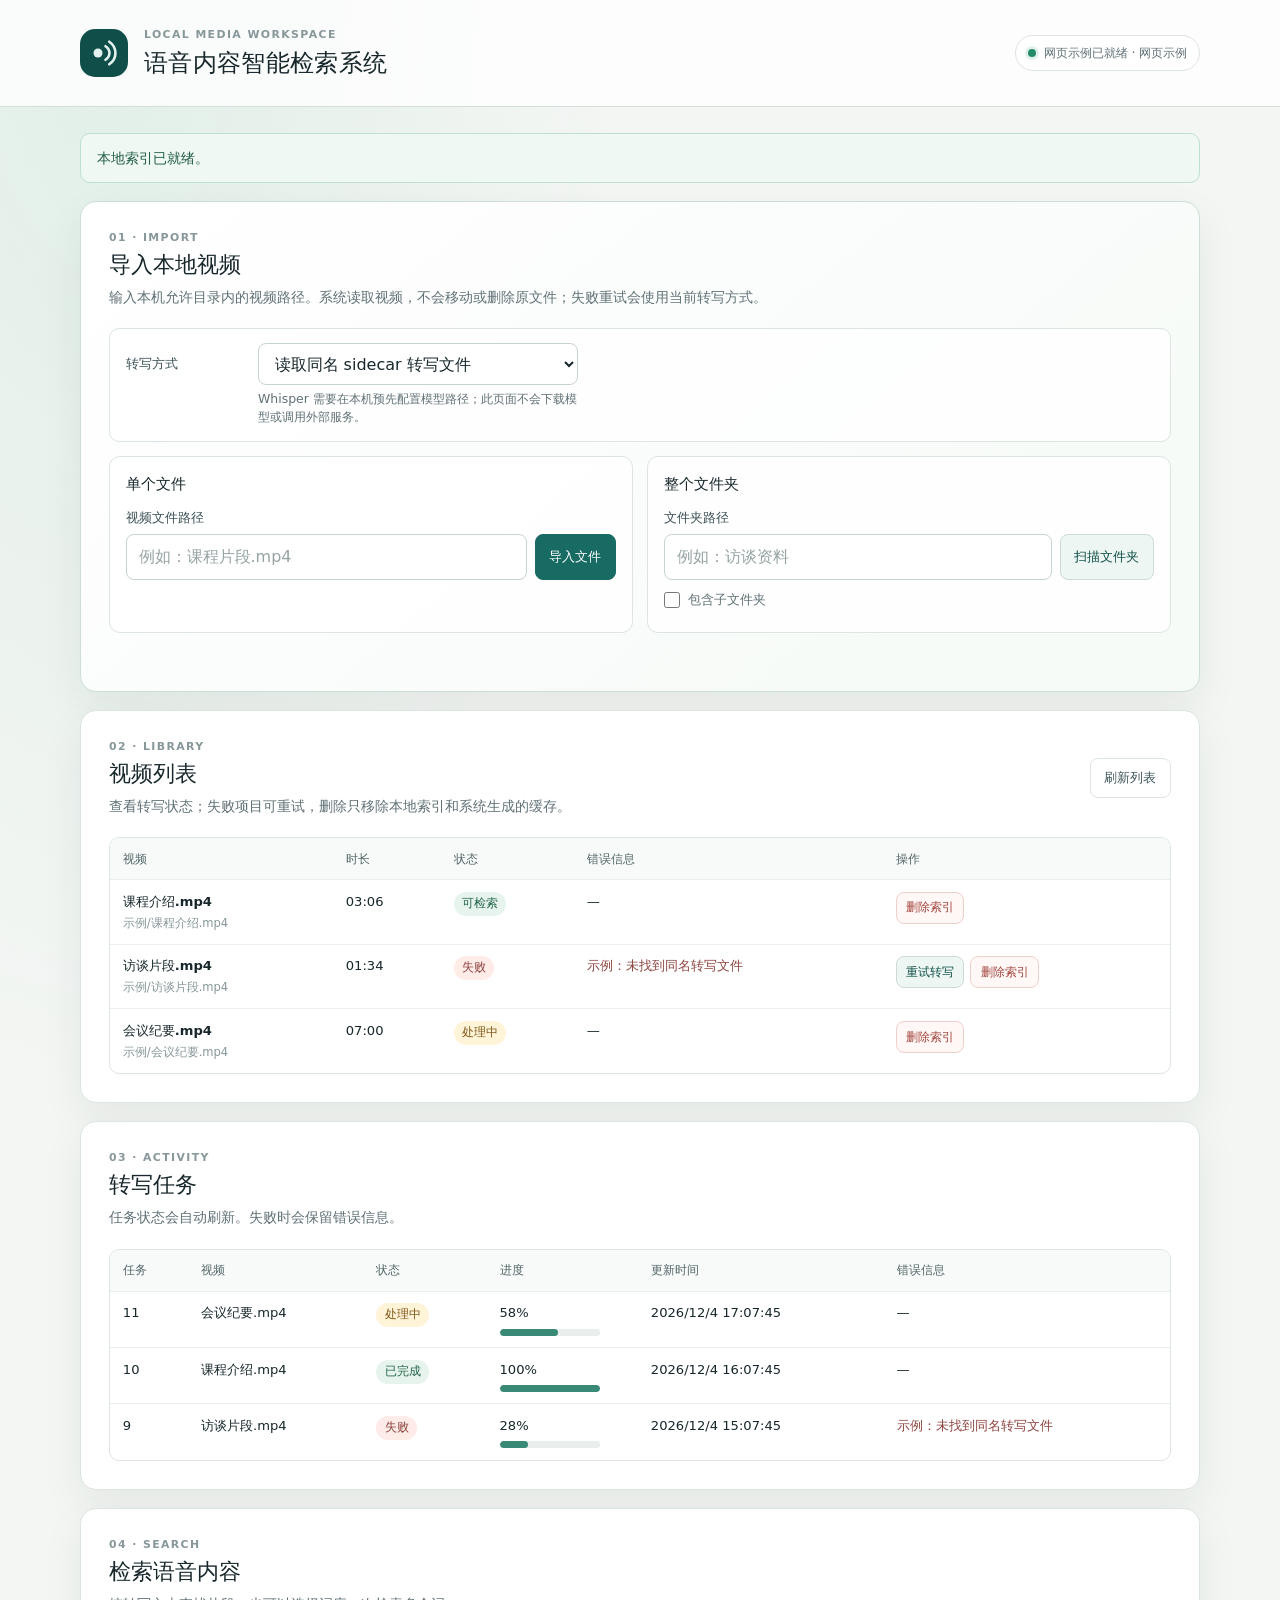
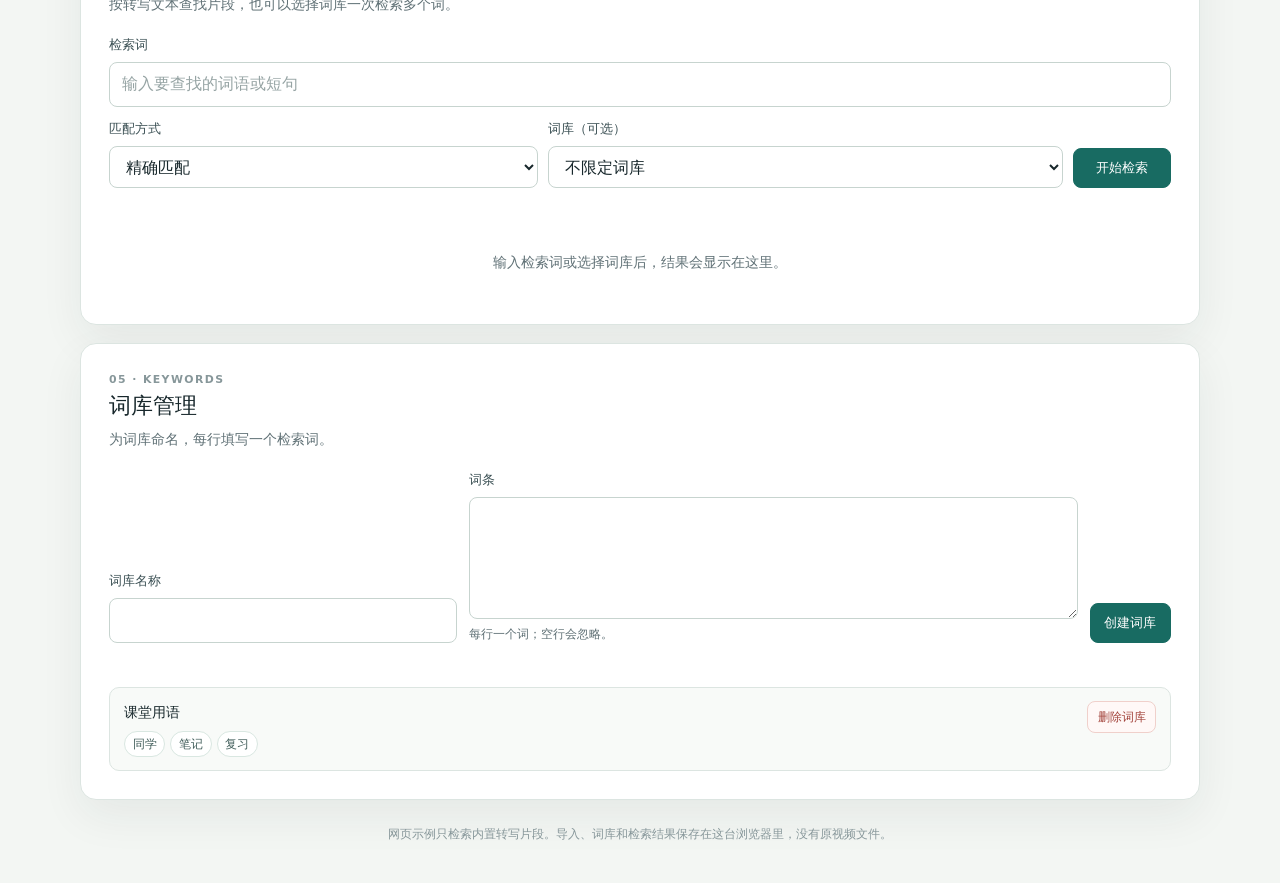
<file: docs/index.html>
<!doctype html>
<html lang="zh-CN">
  <head>
    <meta charset="utf-8" />
    <meta name="viewport" content="width=device-width, initial-scale=1" />
    <meta name="color-scheme" content="light" />
    <title>语音内容智能检索系统</title>
    <link rel="icon" href="favicon.svg" type="image/svg+xml" />
    <link rel="apple-touch-icon" href="favicon.svg" />
    <link rel="stylesheet" href="style.css" />
    <script src="app.js" defer></script>
  </head>
  <body>
    <a class="skip-link" href="#main-content">跳到主要内容</a>
    <header class="site-header">
      <div class="header-inner">
        <img class="brand-mark" src="favicon.svg" alt="" />
        <div class="brand-copy">
          <p class="eyebrow">LOCAL MEDIA WORKSPACE</p>
          <h1>语音内容智能检索系统</h1>
        </div>
        <div id="connection-state" class="connection-state" role="status" aria-live="polite">
          <span class="state-dot" aria-hidden="true"></span>
          <span id="connection-label">正在连接本地服务…</span>
        </div>
      </div>
    </header>

    <main id="main-content" class="page-shell">
      <div id="global-message" class="notice notice-info" role="status" aria-live="polite">
        网页示例已载入内置转写。这里不会读取你的电脑，也不会调用 Whisper。
      </div>

      <section class="panel import-panel" aria-labelledby="import-title">
        <div class="section-heading">
          <div>
            <p class="eyebrow">01 · IMPORT</p>
            <h2 id="import-title">导入本地视频</h2>
            <p class="section-description">输入本机允许目录内的视频路径。系统读取视频，不会移动或删除原文件；失败重试会使用当前转写方式。</p>
          </div>
        </div>

        <div class="field-row provider-row">
          <label for="provider-select">转写方式</label>
          <select id="provider-select" name="provider">
            <option value="sidecar">读取同名 sidecar 转写文件</option>
            <option value="whisper">本地 Whisper</option>
          </select>
          <p id="whisper-help" class="field-help">Whisper 需要在本机预先配置模型路径；此页面不会下载模型或调用外部服务。</p>
        </div>

        <div class="import-forms">
          <form id="import-file-form" class="subform">
            <h3>单个文件</h3>
            <label for="file-path">视频文件路径</label>
            <div class="input-action-row">
              <input id="file-path" name="path" type="text" autocomplete="off" spellcheck="false" placeholder="例如：课程片段.mp4" required />
              <button class="button button-primary" type="submit">导入文件</button>
            </div>
          </form>

          <form id="import-folder-form" class="subform">
            <h3>整个文件夹</h3>
            <label for="folder-path">文件夹路径</label>
            <div class="input-action-row">
              <input id="folder-path" name="path" type="text" autocomplete="off" spellcheck="false" placeholder="例如：访谈资料" required />
              <button class="button button-secondary" type="submit">扫描文件夹</button>
            </div>
            <label class="check-row" for="recursive">
              <input id="recursive" name="recursive" type="checkbox" />
              <span>包含子文件夹</span>
            </label>
          </form>
        </div>
        <p id="import-message" class="inline-message" role="status" aria-live="polite"></p>
      </section>

      <section class="panel" aria-labelledby="videos-title">
        <div class="section-heading section-heading-row">
          <div>
            <p class="eyebrow">02 · LIBRARY</p>
            <h2 id="videos-title">视频列表</h2>
            <p class="section-description">查看转写状态；失败项目可重试，删除只移除本地索引和系统生成的缓存。</p>
          </div>
          <button id="refresh-button" class="button button-quiet" type="button">刷新列表</button>
        </div>
        <div class="table-wrap">
          <table class="data-table">
            <thead>
              <tr>
                <th scope="col">视频</th>
                <th scope="col">时长</th>
                <th scope="col">状态</th>
                <th scope="col">错误信息</th>
                <th scope="col">操作</th>
              </tr>
            </thead>
            <tbody id="video-table-body"></tbody>
          </table>
          <p id="videos-empty" class="empty-state" hidden>还没有导入视频。输入本地路径后即可开始建立索引。</p>
        </div>
      </section>

      <section class="panel" aria-labelledby="tasks-title">
        <div class="section-heading">
          <div>
            <p class="eyebrow">03 · ACTIVITY</p>
            <h2 id="tasks-title">转写任务</h2>
            <p class="section-description">任务状态会自动刷新。失败时会保留错误信息。</p>
          </div>
        </div>
        <div class="table-wrap">
          <table class="data-table task-table">
            <thead>
              <tr>
                <th scope="col">任务</th>
                <th scope="col">视频</th>
                <th scope="col">状态</th>
                <th scope="col">进度</th>
                <th scope="col">更新时间</th>
                <th scope="col">错误信息</th>
              </tr>
            </thead>
            <tbody id="task-table-body"></tbody>
          </table>
          <p id="tasks-empty" class="empty-state" hidden>暂无转写任务。</p>
        </div>
      </section>

      <section class="panel search-panel" aria-labelledby="search-title">
        <div class="section-heading">
          <div>
            <p class="eyebrow">04 · SEARCH</p>
            <h2 id="search-title">检索语音内容</h2>
            <p class="section-description">按转写文本查找片段，也可以选择词库一次检索多个词。</p>
          </div>
        </div>
        <form id="search-form" class="search-form">
          <div class="search-query-field">
            <label for="search-query">检索词</label>
            <input id="search-query" name="query" type="text" maxlength="200" autocomplete="off" placeholder="输入要查找的词语或短句" />
          </div>
          <div class="search-filter-fields">
            <div class="field-stack">
              <label for="search-mode">匹配方式</label>
              <select id="search-mode" name="mode">
                <option value="exact">精确匹配</option>
                <option value="fuzzy">模糊匹配</option>
              </select>
            </div>
            <div class="field-stack">
              <label for="search-keyword-set">词库（可选）</label>
              <select id="search-keyword-set" name="keyword_set_id">
                <option value="">不限定词库</option>
              </select>
            </div>
            <button class="button button-primary search-submit" type="submit">开始检索</button>
          </div>
        </form>
        <p id="search-message" class="inline-message" role="status" aria-live="polite"></p>
        <div id="search-results" class="results-list" aria-live="polite"></div>
        <p id="results-empty" class="empty-state">输入检索词或选择词库后，结果会显示在这里。</p>
      </section>

      <section id="player-panel" class="panel player-panel" aria-labelledby="player-title" hidden>
        <div class="section-heading">
          <div>
            <p class="eyebrow">PLAYER</p>
            <h2 id="player-title">视频播放</h2>
            <p id="player-note" class="section-description">使用浏览器控件播放本机视频。</p>
          </div>
        </div>
        <video id="video-player" controls playsinline preload="metadata">
          您的浏览器不支持 HTML 视频播放。
        </video>
      </section>

      <section class="panel keywords-panel" aria-labelledby="keywords-title">
        <div class="section-heading">
          <div>
            <p class="eyebrow">05 · KEYWORDS</p>
            <h2 id="keywords-title">词库管理</h2>
            <p class="section-description">为词库命名，每行填写一个检索词。</p>
          </div>
        </div>
        <form id="keyword-form" class="keyword-form">
          <div class="field-stack">
            <label for="keyword-name">词库名称</label>
            <input id="keyword-name" name="name" type="text" maxlength="100" required />
          </div>
          <div class="field-stack">
            <label for="keyword-terms">词条</label>
            <textarea id="keyword-terms" name="terms" rows="4" required aria-describedby="keyword-terms-help"></textarea>
            <p id="keyword-terms-help" class="field-help">每行一个词；空行会忽略。</p>
          </div>
          <button class="button button-primary" type="submit">创建词库</button>
        </form>
        <p id="keyword-message" class="inline-message" role="status" aria-live="polite"></p>
        <div id="keyword-set-list" class="keyword-set-list"></div>
        <p id="keywords-empty" class="empty-state" hidden>暂无词库。创建词库后可在检索表单中选择。</p>
      </section>

      <footer class="page-footer">
        <p>网页示例只检索内置转写片段。导入、词库和检索结果保存在这台浏览器里，没有原视频文件。</p>
      </footer>
    </main>
  </body>
</html>
</file>
<file: docs/style.css>
:root {
  color-scheme: light;
  --ink: #17272b;
  --muted: #607176;
  --soft: #87979a;
  --paper: #f3f6f3;
  --surface: #ffffff;
  --surface-soft: #f8faf8;
  --line: #dce5e1;
  --line-strong: #c7d4cf;
  --accent: #186b62;
  --accent-deep: #104f49;
  --accent-pale: #e4f2ef;
  --warning: #8a5b16;
  --warning-pale: #fff5df;
  --danger: #a3443c;
  --danger-pale: #fff0ed;
  --shadow: 0 16px 44px rgba(23, 47, 45, 0.065);
  font-family: Inter, ui-sans-serif, system-ui, -apple-system, BlinkMacSystemFont, "Segoe UI", "Noto Sans SC", sans-serif;
  font-synthesis: none;
  text-rendering: optimizeLegibility;
}

* {
  box-sizing: border-box;
}

html {
  min-width: 320px;
  background: var(--paper);
  scroll-behavior: smooth;
}

body {
  min-width: 320px;
  margin: 0;
  color: var(--ink);
  background:
    radial-gradient(ellipse at 8% 0%, rgba(209, 232, 222, 0.52), transparent 32rem),
    var(--paper);
  line-height: 1.55;
}

button,
input,
select,
textarea {
  font: inherit;
}

button,
input,
select,
textarea {
  min-width: 0;
}

button {
  cursor: pointer;
}

button:disabled {
  cursor: wait;
  opacity: 0.62;
}

[hidden] {
  display: none !important;
}

.skip-link {
  position: absolute;
  z-index: 10;
  top: 0.75rem;
  left: 0.75rem;
  padding: 0.6rem 0.9rem;
  transform: translateY(-180%);
  border-radius: 0.5rem;
  color: white;
  background: var(--accent-deep);
}

.skip-link:focus {
  transform: translateY(0);
}

.site-header {
  border-bottom: 1px solid rgba(199, 212, 207, 0.75);
  background: rgba(255, 255, 255, 0.8);
}

.header-inner,
.page-shell {
  width: min(1120px, calc(100% - 40px));
  margin-inline: auto;
}

.header-inner {
  display: flex;
  min-height: 106px;
  align-items: center;
  gap: 16px;
}

.brand-mark {
  display: block;
  width: 48px;
  height: 48px;
  flex: 0 0 auto;
  border-radius: 15px;
  object-fit: cover;
}

.brand-copy {
  min-width: 0;
}

.eyebrow {
  margin: 0 0 0.25rem;
  color: var(--soft);
  font-size: 0.68rem;
  font-weight: 750;
  letter-spacing: 0.13em;
}

.brand-copy h1 {
  margin: 0;
  font-size: clamp(1.12rem, 2.6vw, 1.48rem);
  letter-spacing: 0.015em;
  line-height: 1.3;
}

.connection-state {
  display: inline-flex;
  align-items: center;
  gap: 0.5rem;
  margin-left: auto;
  padding: 0.45rem 0.72rem;
  border: 1px solid var(--line);
  border-radius: 999px;
  color: var(--muted);
  background: var(--surface);
  font-size: 0.78rem;
  white-space: nowrap;
}

.state-dot {
  width: 0.5rem;
  height: 0.5rem;
  border-radius: 50%;
  background: #d49b36;
  box-shadow: 0 0 0 3px rgba(212, 155, 54, 0.13);
}

.connection-state.is-online .state-dot {
  background: #258a69;
  box-shadow: 0 0 0 3px rgba(37, 138, 105, 0.13);
}

.connection-state.is-offline .state-dot {
  background: #c25449;
  box-shadow: 0 0 0 3px rgba(194, 84, 73, 0.12);
}

.page-shell {
  display: grid;
  gap: 18px;
  padding-block: 26px 40px;
}

.panel {
  min-width: 0;
  padding: clamp(18px, 3vw, 28px);
  border: 1px solid var(--line);
  border-radius: 16px;
  background: var(--surface);
  box-shadow: var(--shadow);
}

.import-panel {
  border-color: #cbded8;
  background: linear-gradient(140deg, #ffffff, #f7fbf8 78%);
}

.section-heading {
  display: flex;
  min-width: 0;
  align-items: flex-start;
  justify-content: space-between;
  gap: 16px;
  margin-bottom: 20px;
}

.section-heading h2 {
  margin: 0;
  font-size: clamp(1.12rem, 2.2vw, 1.35rem);
  line-height: 1.3;
}

.section-description {
  max-width: 72ch;
  margin: 0.45rem 0 0;
  color: var(--muted);
  font-size: 0.9rem;
  overflow-wrap: anywhere;
}

.section-heading-row {
  align-items: center;
}

.notice {
  padding: 0.8rem 1rem;
  border: 1px solid var(--line);
  border-radius: 10px;
  color: var(--muted);
  background: var(--surface);
  font-size: 0.9rem;
}

.notice-info {
  border-color: #d9e7e1;
  background: #f7fbf8;
}

.notice-success {
  border-color: #bfe0d0;
  color: #225d49;
  background: #eff8f3;
}

.notice-error {
  border-color: #f0cbc6;
  color: #843e38;
  background: var(--danger-pale);
}

.field-row {
  display: grid;
  grid-template-columns: 120px minmax(0, 320px);
  align-items: center;
  gap: 8px 12px;
}

.provider-row {
  padding: 14px 16px;
  border: 1px solid var(--line);
  border-radius: 10px;
  background: rgba(255, 255, 255, 0.75);
}

.provider-row .field-help {
  grid-column: 2;
  margin: -3px 0 0;
}

label,
.field-label {
  color: #3b5054;
  font-size: 0.84rem;
  font-weight: 650;
}

input[type="text"],
select,
textarea {
  width: 100%;
  min-height: 42px;
  padding: 0.58rem 0.72rem;
  border: 1px solid var(--line-strong);
  border-radius: 8px;
  outline: none;
  color: var(--ink);
  background: white;
}

textarea {
  min-height: 108px;
  padding-block: 0.65rem;
  resize: vertical;
}

input::placeholder,
textarea::placeholder {
  color: #96a4a4;
}

input:focus,
select:focus,
textarea:focus,
button:focus-visible,
a:focus-visible {
  outline: 3px solid rgba(39, 133, 117, 0.23);
  outline-offset: 2px;
  border-color: #64a398;
}

.field-help {
  color: var(--muted);
  font-size: 0.78rem;
  line-height: 1.45;
}

.import-forms {
  display: grid;
  grid-template-columns: repeat(2, minmax(0, 1fr));
  gap: 14px;
  margin-top: 14px;
}

.subform {
  min-width: 0;
  padding: 16px;
  border: 1px solid var(--line);
  border-radius: 11px;
  background: rgba(255, 255, 255, 0.86);
}

.subform h3 {
  margin: 0 0 12px;
  font-size: 0.93rem;
}

.subform > label:not(.check-row) {
  display: block;
  margin-bottom: 6px;
}

.input-action-row {
  display: flex;
  min-width: 0;
  gap: 8px;
}

.input-action-row input {
  flex: 1 1 220px;
}

.check-row {
  display: inline-flex;
  align-items: center;
  gap: 0.48rem;
  margin-top: 10px;
  color: var(--muted);
  font-size: 0.82rem;
  font-weight: 500;
}

.check-row input {
  width: 1rem;
  height: 1rem;
  margin: 0;
  accent-color: var(--accent);
}

.button {
  display: inline-flex;
  min-height: 40px;
  flex: 0 0 auto;
  align-items: center;
  justify-content: center;
  gap: 0.4rem;
  padding: 0.55rem 0.85rem;
  border: 1px solid transparent;
  border-radius: 8px;
  font-size: 0.82rem;
  font-weight: 700;
  line-height: 1.2;
  text-align: center;
  transition: background-color 120ms ease, border-color 120ms ease, color 120ms ease;
}

.button-primary {
  border-color: var(--accent);
  color: white;
  background: var(--accent);
}

.button-primary:hover:not(:disabled) {
  border-color: var(--accent-deep);
  background: var(--accent-deep);
}

.button-secondary {
  border-color: #cddbd6;
  color: var(--accent-deep);
  background: #edf6f2;
}

.button-secondary:hover:not(:disabled) {
  border-color: #a8c7bc;
  background: #e2f0ea;
}

.button-quiet {
  border-color: var(--line);
  color: #3e5558;
  background: white;
}

.button-quiet:hover:not(:disabled) {
  border-color: var(--line-strong);
  background: var(--surface-soft);
}

.button-danger {
  border-color: #f0d0cb;
  color: var(--danger);
  background: #fff8f7;
}

.button-danger:hover:not(:disabled) {
  border-color: #e4aaa2;
  background: var(--danger-pale);
}

.button-small {
  min-height: 32px;
  padding: 0.4rem 0.58rem;
  font-size: 0.76rem;
}

.inline-message {
  min-height: 1.25rem;
  margin: 10px 0 0;
  color: var(--muted);
  font-size: 0.82rem;
  overflow-wrap: anywhere;
}

.inline-message.is-error {
  color: var(--danger);
}

.inline-message.is-success {
  color: #267056;
}

.table-wrap {
  min-width: 0;
  overflow-x: auto;
  border: 1px solid var(--line);
  border-radius: 10px;
  background: white;
}

.data-table {
  width: 100%;
  border-collapse: collapse;
  text-align: left;
  font-size: 0.82rem;
}

.data-table th,
.data-table td {
  padding: 0.72rem 0.8rem;
  border-bottom: 1px solid #e9efec;
  vertical-align: top;
  overflow-wrap: anywhere;
}

.data-table th {
  color: #526568;
  background: #f7faf8;
  font-size: 0.73rem;
  font-weight: 700;
  white-space: nowrap;
}

.data-table tbody tr:last-child td {
  border-bottom: 0;
}

.data-table tbody tr:hover {
  background: #fbfdfb;
}

.video-name {
  font-weight: 700;
  overflow-wrap: anywhere;
}

.video-path {
  display: block;
  margin-top: 0.15rem;
  color: var(--soft);
  font-size: 0.72rem;
  overflow-wrap: anywhere;
}

.status-badge {
  display: inline-flex;
  align-items: center;
  min-height: 24px;
  padding: 0.17rem 0.52rem;
  border-radius: 999px;
  color: #526568;
  background: #edf1ef;
  font-size: 0.72rem;
  font-weight: 700;
  white-space: nowrap;
}

.status-ready,
.status-completed {
  color: #246448;
  background: #e6f4ed;
}

.status-processing,
.status-running {
  color: #805817;
  background: #fff3d8;
}

.status-failed {
  color: #8d413b;
  background: #ffebe8;
}

.row-actions {
  display: flex;
  flex-wrap: wrap;
  gap: 6px;
}

.error-text {
  max-width: 30rem;
  color: #8e4540;
  overflow-wrap: anywhere;
}

.progress-cell {
  min-width: 96px;
}

.progress-track {
  display: block;
  width: min(100%, 100px);
  height: 7px;
  margin-top: 5px;
  overflow: hidden;
  border-radius: 999px;
  background: #e9efec;
}

.progress-fill {
  display: block;
  height: 100%;
  border-radius: inherit;
  background: #398977;
}

.empty-state {
  margin: 0;
  padding: 22px 16px;
  color: var(--muted);
  text-align: center;
  font-size: 0.86rem;
}

.search-form {
  display: grid;
  gap: 12px;
}

.search-query-field,
.field-stack {
  display: grid;
  min-width: 0;
  gap: 6px;
}

.search-filter-fields {
  display: grid;
  grid-template-columns: minmax(0, 1fr) minmax(0, 1.2fr) auto;
  align-items: end;
  gap: 10px;
}

.search-submit {
  min-width: 98px;
}

.results-list {
  display: grid;
  gap: 10px;
  margin-top: 12px;
}

.result-card {
  min-width: 0;
  padding: 15px;
  border: 1px solid var(--line);
  border-radius: 10px;
  background: #fcfdfc;
}

.result-card-header {
  display: flex;
  min-width: 0;
  align-items: flex-start;
  justify-content: space-between;
  gap: 10px;
}

.result-file {
  min-width: 0;
  font-weight: 720;
  overflow-wrap: anywhere;
}

.result-meta {
  display: flex;
  flex-wrap: wrap;
  gap: 6px;
  margin-top: 4px;
  color: var(--muted);
  font-size: 0.76rem;
}

.result-text {
  margin: 12px 0;
  padding: 10px 12px;
  border-left: 3px solid #8bb9aa;
  border-radius: 0 7px 7px 0;
  color: #304347;
  background: #f2f8f5;
  white-space: pre-wrap;
  overflow-wrap: anywhere;
}

.result-card-footer {
  display: flex;
  align-items: center;
  justify-content: space-between;
  flex-wrap: wrap;
  gap: 9px;
}

.timestamp-label {
  color: var(--muted);
  font-size: 0.79rem;
}

.player-panel video {
  display: block;
  width: 100%;
  max-height: min(70vh, 620px);
  border-radius: 10px;
  background: #162326;
}

.keyword-form {
  display: grid;
  grid-template-columns: minmax(180px, 0.8fr) minmax(240px, 1.4fr) auto;
  align-items: end;
  gap: 12px;
}

.keyword-form .field-help {
  margin: 0;
}

.keyword-set-list {
  display: grid;
  gap: 9px;
  margin-top: 14px;
}

.keyword-set-card {
  display: flex;
  min-width: 0;
  align-items: flex-start;
  justify-content: space-between;
  gap: 12px;
  padding: 13px 14px;
  border: 1px solid var(--line);
  border-radius: 10px;
  background: var(--surface-soft);
}

.keyword-set-main {
  min-width: 0;
}

.keyword-set-name {
  margin: 0;
  font-size: 0.9rem;
  font-weight: 750;
  overflow-wrap: anywhere;
}

.keyword-terms-list {
  display: flex;
  flex-wrap: wrap;
  gap: 5px;
  margin: 8px 0 0;
  padding: 0;
  list-style: none;
}

.keyword-term {
  padding: 0.18rem 0.48rem;
  border: 1px solid #d9e7e1;
  border-radius: 999px;
  color: #44605d;
  background: white;
  font-size: 0.73rem;
  overflow-wrap: anywhere;
}

.page-footer {
  padding: 6px 4px 0;
  color: var(--soft);
  font-size: 0.78rem;
  text-align: center;
}

.page-footer p {
  margin: 0;
}

@media (max-width: 760px) {
  .header-inner,
  .page-shell {
    width: min(100% - 28px, 680px);
  }

  .import-forms {
    grid-template-columns: 1fr;
  }

  .search-filter-fields {
    grid-template-columns: repeat(2, minmax(0, 1fr));
  }

  .search-submit {
    grid-column: 1 / -1;
  }

  .keyword-form {
    grid-template-columns: 1fr 1fr;
  }

  .keyword-form > button {
    grid-column: 1 / -1;
    justify-self: start;
  }
}

@media (max-width: 600px) {
  .header-inner {
    min-height: 88px;
    gap: 11px;
  }

  .brand-mark {
    width: 40px;
    height: 40px;
    border-radius: 12px;
  }

  .brand-copy .eyebrow {
    font-size: 0.59rem;
  }

  .brand-copy h1 {
    max-width: 13.5rem;
    font-size: 1.02rem;
  }

  .connection-state {
    max-width: 112px;
    padding: 0.38rem 0.5rem;
    font-size: 0.68rem;
    white-space: normal;
  }

  .page-shell {
    gap: 12px;
    padding-block: 14px 28px;
  }

  .panel {
    padding: 16px;
    border-radius: 13px;
  }

  .section-heading {
    margin-bottom: 15px;
  }

  .section-heading-row {
    align-items: flex-start;
  }

  .section-heading-row > .button {
    max-width: 92px;
    white-space: normal;
  }

  .field-row {
    grid-template-columns: minmax(0, 1fr);
  }

  .provider-row .field-help {
    grid-column: auto;
  }

  .input-action-row {
    flex-direction: column;
  }

  .input-action-row input,
  .input-action-row .button {
    width: 100%;
    flex-basis: auto;
  }

  .search-filter-fields {
    grid-template-columns: minmax(0, 1fr);
  }

  .search-submit {
    grid-column: auto;
    width: 100%;
  }

  .keyword-form {
    grid-template-columns: minmax(0, 1fr);
  }

  .keyword-form > button {
    grid-column: auto;
    width: 100%;
  }

  .table-wrap {
    overflow: visible;
    border: 0;
    background: transparent;
  }

  .data-table {
    display: block;
    font-size: 0.8rem;
  }

  .data-table thead {
    position: absolute;
    width: 1px;
    height: 1px;
    padding: 0;
    overflow: hidden;
    clip: rect(0, 0, 0, 0);
    white-space: nowrap;
    border: 0;
  }

  .data-table tbody {
    display: grid;
    gap: 9px;
  }

  .data-table tbody tr {
    display: grid;
    min-width: 0;
    padding: 6px 11px;
    border: 1px solid var(--line);
    border-radius: 10px;
    background: #fff;
  }

  .data-table tbody tr:hover {
    background: #fff;
  }

  .data-table td {
    display: grid;
    grid-template-columns: minmax(74px, 0.38fr) minmax(0, 1fr);
    gap: 9px;
    padding: 7px 0;
    border-bottom: 1px solid #edf1ef;
  }

  .data-table td:last-child {
    border-bottom: 0;
  }

  .data-table td::before {
    content: attr(data-label);
    color: var(--muted);
    font-size: 0.73rem;
    font-weight: 650;
  }

  .row-actions {
    justify-content: flex-start;
  }

  .progress-cell {
    min-width: 0;
  }

  .progress-track {
    width: 100%;
    max-width: 130px;
  }

  .result-card {
    padding: 12px;
  }

  .result-card-header,
  .result-card-footer,
  .keyword-set-card {
    align-items: stretch;
    flex-direction: column;
  }

  .keyword-set-card > .button {
    align-self: flex-start;
  }
}

@media (max-width: 360px) {
  .header-inner,
  .page-shell {
    width: calc(100% - 20px);
  }

  .header-inner {
    gap: 8px;
  }

  .brand-mark {
    width: 34px;
    height: 34px;
    font-size: 1rem;
  }

  .brand-copy h1 {
    font-size: 0.91rem;
  }

  .connection-state {
    max-width: 95px;
    gap: 0.35rem;
    font-size: 0.64rem;
  }

  .panel {
    padding: 13px;
  }

  .data-table td {
    grid-template-columns: minmax(64px, 0.34fr) minmax(0, 1fr);
    gap: 6px;
  }
}
</file>
